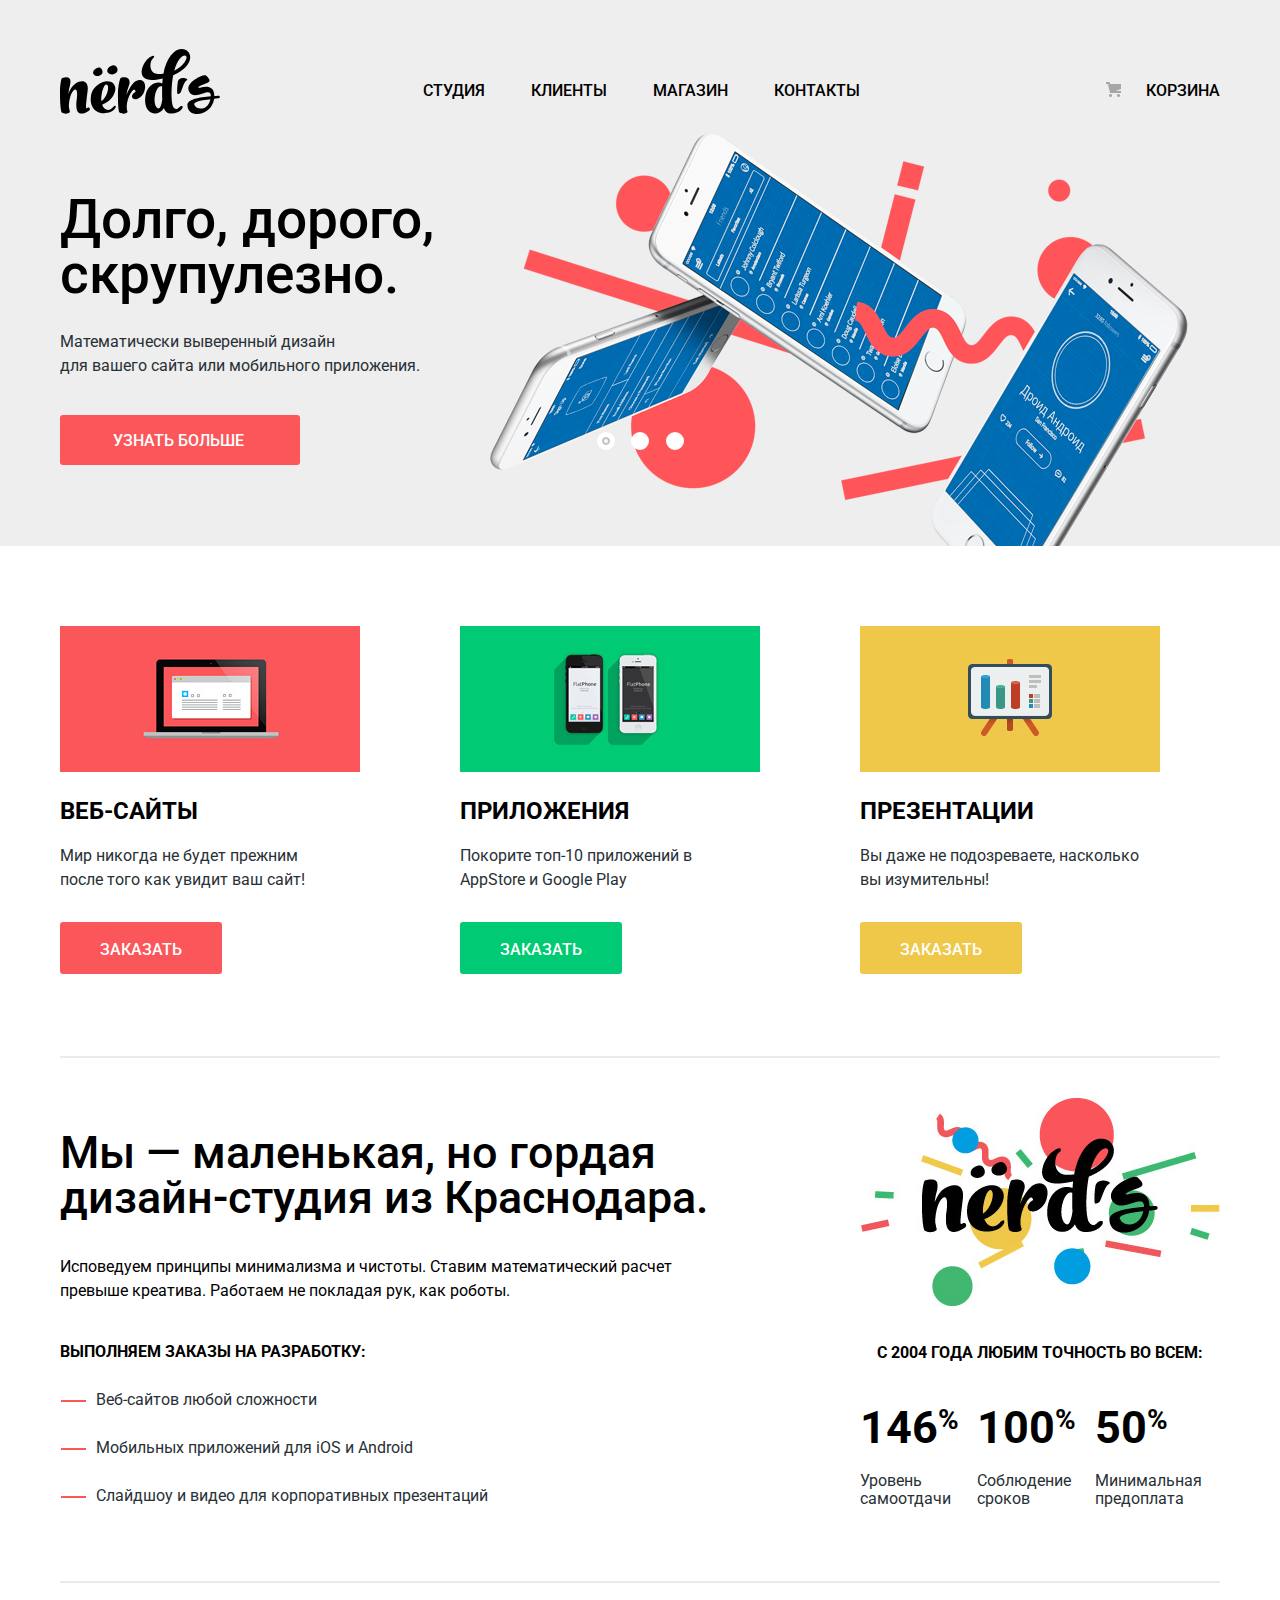
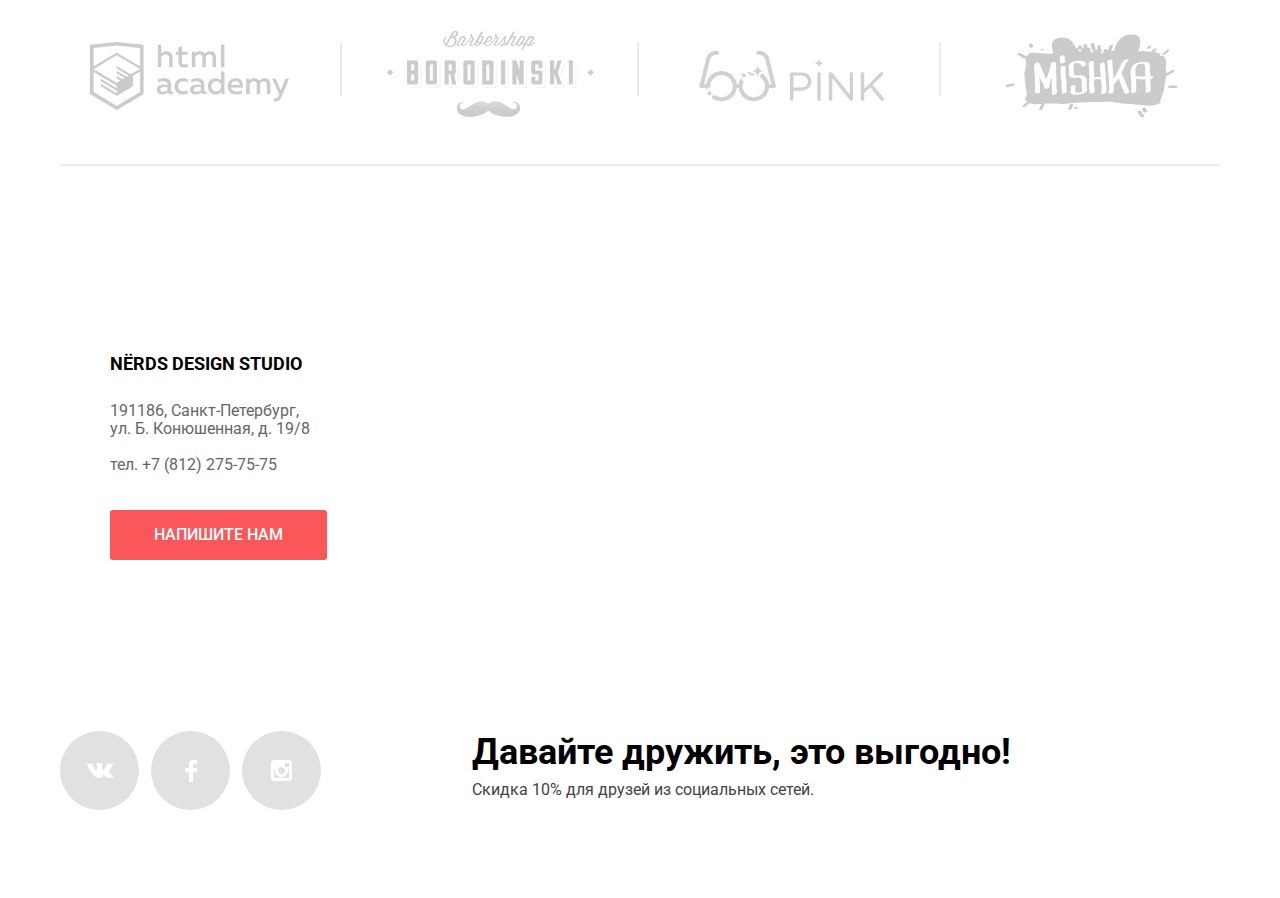
<file: index.html>
<!DOCTYPE html>
<html lang="ru">

<head>
  <meta charset="utf-8" />
  <title>HTML Academy: Нёрдс</title>
  <link href="https://fonts.googleapis.com/css?family=Roboto:400,500,700&display=swap&subset=cyrillic"
    rel="stylesheet" />
  <link href="css/normalize.css" rel="stylesheet" />
  <link href="css/style.min.css" rel="stylesheet" />
</head>

<body>
  <header class="main-header">
    <nav class="main-navigation">
      <div class="wrapper">
        <a class="main-header-logo" href="index.html">
          <img src="img/index-nerds-logo.svg" width="160" height="65" alt="Логотип дизайн-студии «Нёрдс»" />
        </a>
        <ul class="site-navigation">
          <li class="site-navigation_item">
            <a href="studio.html">Студия</a>
          </li>
          <li class="site-navigation_item">
            <a href="сustomers.html">Клиенты</a>
          </li>
          <li class="site-navigation_item">
            <a href="catalog.html">Магазин</a>
          </li>
          <li class="site-navigation_item">
            <a href="contacts.html">Контакты</a>
          </li>
        </ul>
        <ul class="user-basket">
          <li>
            <a class="basket-link" href="#">
              <span>Корзина</span>
            </a>
          </li>
        </ul>
      </div>
    </nav>
  </header>
  <main class="container">
    <section class="index-slider">
      <div class="wrapper">
        <div class="slider">
          <input type="radio" id="btn-1" name="toggle" checked />
          <input type="radio" id="btn-2" name="toggle" />
          <input type="radio" id="btn-3" name="toggle" />
          <div class="slider-controls">
            <label for="btn-1"></label>
            <label for="btn-2"></label>
            <label for="btn-3"></label>
          </div>
          <ul class="slider-list">
            <li class="index-slider_item index-slider_item1">
              <div class="index-slider_content">
                <p class="slide-title">Долго, дорого, скрупулезно.</p>
                <p class="slide-subtext">
                  Математически выверенный дизайн <br />
                  для вашего сайта или мобильного приложения.
                </p>
                <a class="button slider-button" href="#">Узнать больше</a>
              </div>
            </li>
            <li class="index-slider_item index-slider_item2">
              <div class="index-slider_content">
                <p class="slide-title">Любим математику как никто другой</p>
                <p class="slide-subtext">
                  Никакого креатива, только математические формулы для расчета
                  идеальных пропорций.
                </p>
                <a class="button slider-button" href="#">Узнать больше</a>
              </div>
            </li>
            <li class="index-slider_item index-slider_item3">
              <div class="index-slider_content">
                <p class="slide-title">
                  Только ночь, <br />
                  только хардкор
                </p>
                <p class="slide-subtext">
                  Работать днем, как все? Мы против этого. <br />
                  Ближе к полуночи работа только начинается.
                </p>
                <a class="button slider-button" href="#">Узнать больше</a>
              </div>
            </li>
          </ul>
        </div>
      </div>
    </section>
    <h1 class="visually-hidden">Дизайн-студия «Нёрдс»</h1>
    <section class="product">
      <div class="wrapper">
        <h2 class="visually-hidden">Список товаров</h2>
        <ul class="product-list">
          <li class="product-item product-item--site">
            <h3 class="head--red">Веб-сайты</h3>
            <p class="product-slogan">
              Мир никогда не будет прежним после того как увидит ваш сайт!
            </p>
            <a class="button button--red" href="#">Заказать</a>
          </li>
          <li class="product-item product-item--app">
            <h3 class="head--green">Приложения</h3>
            <p class="product-slogan">
              Покорите топ-10 приложений в AppStore и Google Play
            </p>
            <a class="button button--green" href="#">Заказать</a>
          </li>
          <li class="product-item product-item--present">
            <h3 class="head--yellow">Презентации</h3>
            <p class="product-slogan">
              Вы даже не подозреваете, насколько вы изумительны!
            </p>
            <a class="button button--yellow" href="#">Заказать</a>
          </li>
        </ul>
      </div>
    </section>
    <section class="description">
      <h2 class="visually-hidden">Описание</h2>
      <div class="wrapper">
        <div class="description-list">
          <h3 class="text--bold">
            Мы — маленькая, но гордая дизайн-студия из Краснодара.
          </h3>
          <p class="text--standart">
            Исповедуем принципы минимализма и чистоты. Ставим математический
            расчет превыше креатива. Работаем не покладая рук, как роботы.
          </p>
          <p class="text--upper">
            Выполняем заказы на разработку:
          </p>
          <ul class="list-of-examples">
            <li class="example">
              Веб-сайтов любой сложности
            </li>
            <li class="example">
              Мобильных приложений для iOS и Android
            </li>
            <li class="example">
              Слайдшоу и видео для корпоративных презентаций
            </li>
          </ul>
        </div>
        <div class="description-stats">
          <img src="img/nerds-1.jpg" width="360" height="208" alt="Цветной логотип «Нёрдс»" />
          <p class="text--upper">
            с 2004 года любим точность во всем:
          </p>
          <ul class="statistics">
            <li>
              <div class="statistic-percent">146<sup>%</sup></div>
              <div class="statistic-title">Уровень самоотдачи</div>
            </li>
            <li class="statistic-item">
              <div class="statistic-percent">100<sup>%</sup></div>
              <div class="statistic-title">Соблюдение сроков</div>
            </li>
            <li>
              <div class="statistic-percent">50<sup>%</sup></div>
              <div class="statistic-title">Минимальная предоплата</div>
            </li>
          </ul>
        </div>
      </div>
    </section>
    <section class="cooperation">
      <h2 class="visually-hidden">Сотрудничество</h2>
      <div class="wrapper">
        <ul class="cooperation-list">
          <li class="cooperation-item-html">
            <a href="https://htmlacademy.ru/intensive/htmlcss">
              <img class="htmllogo" src="img/htmlacdemy-logo-hover.png" width="199" height="68" alt="html академия" />
            </a>
          </li>
          <li class="cooperation-item-borod">
            <a href="#">
              <img class="borodlogo" src="img/borodinski-logo-hover.png" width="209" height="90" alt="бородинский" />
            </a>
          </li>
          <li class="cooperation-item-pink">
            <a href="#">
              <img class="pinklogo" src="img/pink-logo-hover.png" width="185" height="52" alt="пинк" />
            </a>
          </li>
          <li>
            <a href="#">
              <img class="mishkalogo" src="img/mishka-logo-hover.png" width="173" height="84" alt="мишка" />
            </a>
          </li>
        </ul>
      </div>
    </section>
  </main>
  <footer class="main-footer">
    <section class="section-map">
      <noscript>
        <div class="wrapper">
          <img src="img/map.jpg" width="1440" height="416" alt="Карта" />
        </div>
      </noscript>
      <iframe
        src="https://www.google.com/maps/embed?pb=!1m18!1m12!1m3!1d1998.6037872533207!2d30.320858716387423!3d59.938716481876256!2m3!1f0!2f0!3f0!3m2!1i1024!2i768!4f13.1!3m3!1m2!1s0x4696310fca145cc1%3A0x42b32648d8238007!2z0JHQvtC70YzRiNCw0Y8g0JrQvtC90Y7RiNC10L3QvdCw0Y8g0YPQuy4sIDE5LzgsINCh0LDQvdC60YIt0J_QtdGC0LXRgNCx0YPRgNCzLCAxOTExODY!5e0!3m2!1sru!2sru!4v1581950041001!5m2!1sru!2sru"
        style="border:0;" allowfullscreen=""></iframe>
      <div class="wrapper">
        <div class="navigation">
          <p class="text--upper" lang="en">
            nёrds design studio
          </p>
          <p class="address">
            191186, Санкт-Петербург, <br />ул. Б. Конюшенная, д. 19/8<br /><br />
            <a class="mobile-phone" href="tel:+78122757575">
              тел. +7 (812) 275-75-75
            </a>
          </p>
          <a class="button button--small" href="#">Напишите нам</a>
        </div>
      </div>
    </section>
    <div class="wrapper">
      <div class="footer-last">
        <div class="footer-social">
          <ul class="social-list">
            <li>
              <a class="social-button button-vk" href="#" title="Вконтакте"></a>
            </li>
            <li>
              <a class="social-button button-fb" href="#" title="Фейсбук"></a>
            </li>
            <li>
              <a class="social-button button-instagram" href="#" title="Инстаграм"></a>
            </li>
          </ul>
        </div>
        <div class="footer-info">
          <p class="footer-slogan">
            Давайте дружить, это выгодно!
          </p>
          <p class="footer-discount">
            Скидка 10% для друзей из социальных сетей.
          </p>
        </div>
      </div>
    </div>
  </footer>
  <div class="contact-popup">
    <h2 class="text--bold popup-title">Напишите нам</h2>
    <button class="modal-close" type="button">
      <span class="visually-hidden">Закрыть</span>
    </button>
    <form class="login-form" action="#" method="post">
      <div class="contact-name">
        <label class="login-form-item">
          <span class="input-title">Ваше имя:</span>
          <input type="text" name="name" id="name" placeholder="Имя Фамилия" />
        </label>
        <label class="login-form-item">
          <span class="input-title">Ваш e-mail:</span>
          <input type="text" name="email" id="email" placeholder="email@example.com" />
        </label>
      </div>
      <label class="login-form-itemarea">
        <span class="input-title">Текст-письма:</span>
        <textarea class="area" name="form-text" id="form-text" rows="5"
          placeholder="В свободной форме"></textarea></label>
      <button class="button button--large" type="submit">Отправить</button>
    </form>
  </div>
  <script src="js/script.min.js"></script>
</body>

</html>
</file>
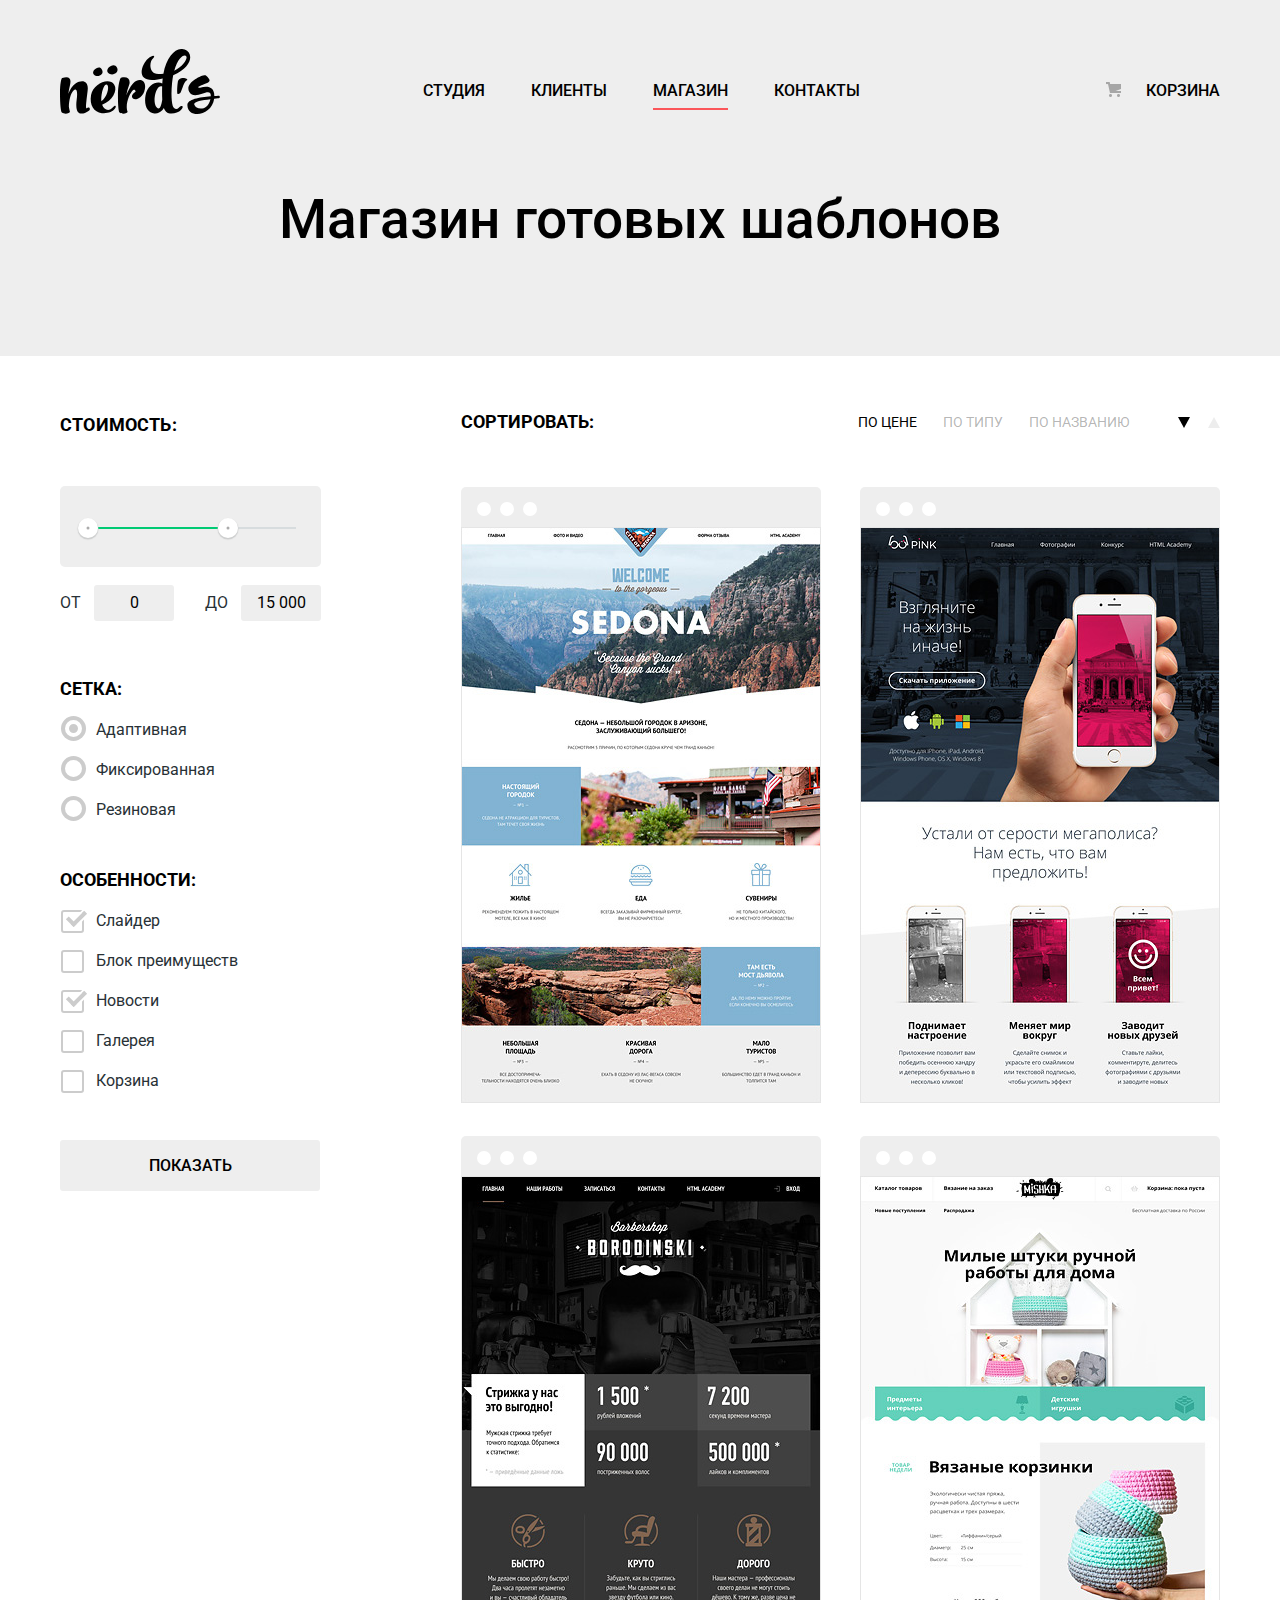
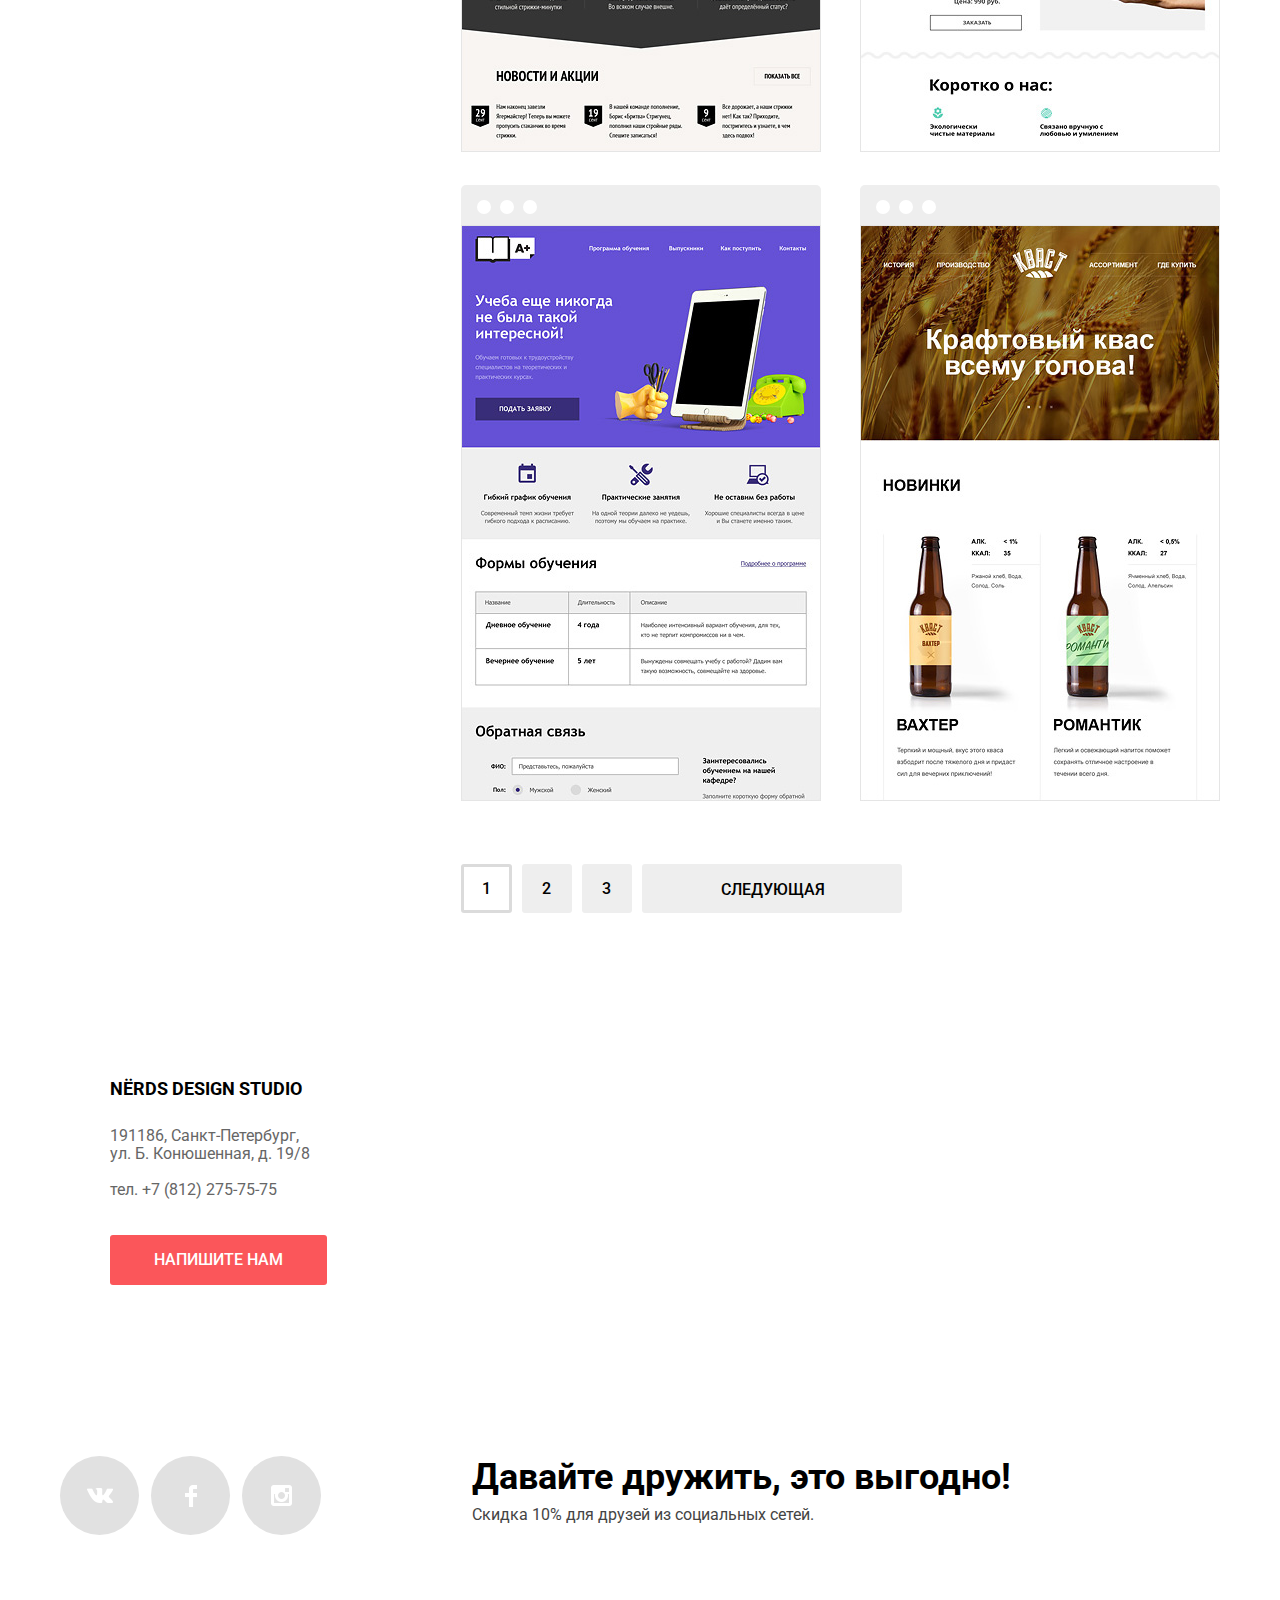
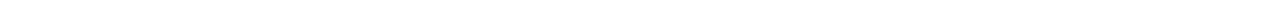
<file: catalog.html>
<!DOCTYPE html>
<html lang="ru">

<head>
  <meta charset="utf-8" />
  <title>HTML Academy: Нёрдс</title>
  <link href="https://fonts.googleapis.com/css?family=Roboto:400,500,700&display=swap&subset=cyrillic"
    rel="stylesheet" />
  <link href="css/normalize.css" rel="stylesheet" />
  <link href="css/style.min.css" rel="stylesheet" />
</head>

<body>
  <header class="main-header">
    <nav class="main-navigation">
      <div class="wrapper">
        <a class="main-header-logo" href="index.html">
          <img src="img/index-nerds-logo.svg" width="160" height="65" alt="Логотип дизайн-студии «Нёрдс»" />
        </a>
        <ul class="site-navigation">
          <li class="site-navigation_item">
            <a href="studio.html">Студия</a>
          </li>
          <li class="site-navigation_item">
            <a href="сustomers.html">Клиенты</a>
          </li>
          <li class="site-navigation_item">
            <a class="catalog-item" href="catalog.html">Магазин</a>
          </li>
          <li class="site-navigation_item">
            <a href="contacts.html">Контакты</a>
          </li>
        </ul>
        <ul class="user-basket">
          <li>
            <a class="basket-link" href="#">
              <span>Корзина</span>
            </a>
          </li>
        </ul>
      </div>
    </nav>
  </header>
  <main class="container">
    <div class="backmarket">
      <h1 class="market">Магазин готовых шаблонов</h1>
    </div>
    <div class="main-container">
      <div class="wrapper">
        <section class="filters">
          <h2 class="visually-hidden">Фильт товаров</h2>
          <form class="price-form" action="#" method="post">
            <div class="price">
              <p class="price__title">Стоимость:</p>
              <div class="range">
                <div class="range__block">
                  <div class="range__first"></div>
                  <div class="range__second"></div>
                  <button type="button" class="prev"><span class="visually-hidden">От</span></button>
                  <button type="button" class="next"><span class="visually-hidden">До</span></button>
                </div>
                <div class="interval">
                  <label>
                    <span>От</span>
                    <input type="text" name="interval" id="interval1" value="0" />
                  </label>
                  <label>
                    <span>До</span>
                    <input type="text" name="interval" id="interval2" value="15 000" />
                  </label>
                </div>
              </div>
            </div>
            <p class="filter-title">Сетка:</p>
            <div class="radio">
              <input type="radio" name="grid" id="grid1" value="Адаптивная" checked />
              <label class="radio-label" for="grid1">Адаптивная</label>
            </div>
            <div class="radio">
              <input type="radio" name="grid" id="grid2" value="Фиксированная" />
              <label class="radio-label" for="grid2">Фиксированная</label>
            </div>
            <div class="radio">
              <input type="radio" name="grid" id="grid3" value="Резиновая" />
              <label class="radio-label" for="grid3">Резиновая</label>
            </div>
            <p class="filter-title">Особенности:</p>
            <div class="checkbox">
              <input type="checkbox" name="slider" id="slider-field" checked />
              <label class="checkbox-label" for="slider-field">Слайдер</label>
            </div>
            <div class="checkbox">
              <input type="checkbox" name="block" id="block-field" />
              <label class="checkbox-label" for="block-field">
                Блок преимуществ</label>
            </div>
            <div class="checkbox">
              <input type="checkbox" name="news" id="news-field" checked />
              <label class="checkbox-label" for="news-field"> Новости</label>
            </div>
            <div class="checkbox">
              <input type="checkbox" name="galery" id="galery-field" />
              <label class="checkbox-label" for="galery-field">Галерея
              </label>
            </div>
            <div class="checkbox">
              <input type="checkbox" name="basket" id="basket-field" />
              <label class="checkbox-label" for="basket-field">Корзина</label>
            </div>
            <button class="filter-button" type="submit">Показать</button>
          </form>
        </section>
        <section class="container-products">
          <h2 class="visually-hidden">Список товаров</h2>
          <div class="sort-product">
            <div class="sort-type">Сортировать:</div>
            <ul class="sort-list sort-list-text">
              <li><a class="active-list-text" href="#">По цене</a></li>
              <li><a class="off-list-text" href="#">По типу</a></li>
              <li><a class="off-list-text" href="#">По названию</a></li>
            </ul>
            <ul class="sort-list sort-list-pointer">
              <li>
                <a class="active down-pointner" href="#">
                  <span class="visually-hidden">По убыванию</span>
                </a>
              </li>
              <li>
                <a class="passive up-pointner" href="#">
                  <span class="visually-hidden">По возрастанию</span>
                </a>
              </li>
            </ul>
          </div>
          <ul class="product-title">
            <li class="product--list">
              <h3 class="visually-hidden">Седона</h3>
              <div class="visible-block">
                <div class="white-circle"></div>
              </div>
              <div class="hidden-product-info">
                <img src="img/sedona-product.jpg" width="360" height="576" alt="Седона" />
                <div class="product-info">
                  <a class="product-name" href="#">Sedona</a>
                  <p>
                    Информационный сайт для туристов
                  </p>
                  <a class="button product-price" href="#">9 900 руб.</a>
                </div>
              </div>
            </li>
            <li class="product--list">
              <h3 class="visually-hidden">Пинк</h3>
              <div class="visible-block">
                <div class="white-circle"></div>
              </div>
              <div class="hidden-product-info">
                <img src="img/pink-product.jpg" width="360" height="576" alt="Пинк" />
                <div class="product-info">
                  <a class="product-name" href="#">Pink app</a>
                  <p>
                    Продуктовый лендинг приложения для iOS и Android
                  </p>
                  <a class="button product-price" href="#">9 900 руб.</a>
                </div>
              </div>
            </li>
            <li class="product--list">
              <h3 class="visually-hidden">Барбершоп</h3>
              <div class="visible-block">
                <div class="white-circle"></div>
              </div>
              <div class="hidden-product-info">
                <img src="img/borodinski-product.jpg" width="360" height="576" alt="Бородинский" />
                <div class="product-info">
                  <a class="product-name" href="#">Barbershop</a>
                  <p>
                    Сайт салона красоты.Для мужчин, да.
                  </p>
                  <a class="button product-price" href="#">9 900 руб.</a>
                </div>
              </div>
            </li>
            <li class="product--list">
              <h3 class="visually-hidden">Мишка</h3>
              <div class="visible-block">
                <div class="white-circle"></div>
              </div>
              <div class="hidden-product-info">
                <img src="img/mishka-product.jpg" width="360" height="576" alt="Мишка" />
                <div class="product-info">
                  <a class="product-name" href="#">Mishka</a>
                  <p>
                    Интернет-магазин вязаных игрушек
                  </p>
                  <a class="button product-price" href="#">9 900 руб.</a>
                </div>
              </div>
            </li>
            <li class="product--list">
              <h3 class="visually-hidden">Аплюс</h3>
              <div class="visible-block">
                <div class="white-circle"></div>
              </div>
              <div class="hidden-product-info">
                <img src="img/aplus-product.jpg" width="360" height="576" alt="Аплюс" />
                <div class="product-info">
                  <a class="product-name" href="#">A plus</a>
                  <p>
                    Лендинг курсов повышения квалификации
                  </p>
                  <a class="button product-price" href="#">9 900 руб.</a>
                </div>
              </div>
            </li>
            <li class="product--list">
              <h3 class="visually-hidden">Кваст</h3>
              <div class="visible-block">
                <div class="white-circle"></div>
              </div>
              <div class="hidden-product-info">
                <img src="img/kvast-product.jpg" width="360" height="576" alt="Кваст" />
                <div class="product-info">
                  <a class="product-name" href="#">Kbact</a>
                  <p>
                    Промо-сайт производителя крафтового кваса
                  </p>
                  <a class="button product-price" href="#">9 900 руб.</a>
                </div>
              </div>
            </li>
          </ul>
          <div class="number-container">
            <a href="#" class="visually-hidden">Предыдущая</a>
            <ul class="number-list">
              <li class="number-active">
                1
              </li>
              <li class="number">
                <a href="#">2</a>
              </li>
              <li class="number">
                <a href="#">3</a>
              </li>
            </ul>
            <a class="number-next" href="#">Следующая</a>
          </div>
        </section>
      </div>
    </div>
  </main>
  <footer class="main-footer">
    <section class="section-map">
      <noscript>
        <div class="wrapper">
          <img src="img/map.jpg" width="1440" height="416" alt="Карта" />
        </div>
      </noscript>
      <iframe
        src="https://www.google.com/maps/embed?pb=!1m18!1m12!1m3!1d1998.6037872533207!2d30.320858716387423!3d59.938716481876256!2m3!1f0!2f0!3f0!3m2!1i1024!2i768!4f13.1!3m3!1m2!1s0x4696310fca145cc1%3A0x42b32648d8238007!2z0JHQvtC70YzRiNCw0Y8g0JrQvtC90Y7RiNC10L3QvdCw0Y8g0YPQuy4sIDE5LzgsINCh0LDQvdC60YIt0J_QtdGC0LXRgNCx0YPRgNCzLCAxOTExODY!5e0!3m2!1sru!2sru!4v1581950041001!5m2!1sru!2sru"
        style="border:0;" allowfullscreen=""></iframe>
      <div class="wrapper">
        <div class="navigation">
          <p class="text--upper" lang="en">
            nёrds design studio
          </p>
          <p class="address">
            191186, Санкт-Петербург, <br />ул. Б. Конюшенная, д. 19/8<br /><br />

            <a class="mobile-phone" href="tel:+78122757575">
              тел. +7 (812) 275-75-75
            </a>
          </p>
          <a class="button button--small" href="#">Напишите нам</a>
        </div>
      </div>
    </section>
    <div class="wrapper">
      <div class="footer-last">
        <div class="footer-social">
          <ul class="social-list">
            <li>
              <a class="social-button button-vk" href="#" title="Вконтакте"></a>
            </li>
            <li>
              <a class="social-button button-fb" href="#" title="Фейсбук"></a>
            </li>
            <li>
              <a class="social-button button-instagram" href="#" title="Инстаграм"></a>
            </li>
          </ul>
        </div>
        <div class="footer-info">
          <p class="footer-slogan">
            Давайте дружить, это выгодно!
          </p>
          <p class="footer-discount">
            Скидка 10% для друзей из социальных сетей.
          </p>
        </div>
      </div>
    </div>
  </footer>
  <div class="contact-popup">
    <h2 class="text--bold popup-title">Напишите нам</h2>
    <button class="modal-close" type="button">
      <span class="visually-hidden">Закрыть</span>
    </button>
    <form class="login-form" action="#" method="post">
      <div class="contact-name">
        <label class="login-form-item">
          <span class="input-title">Ваше имя:</span>
          <input type="text" name="name" id="name" placeholder="Имя Фамилия" />
        </label>
        <label class="login-form-item">
          <span class="input-title">Ваш e-mail:</span>
          <input type="text" name="email" id="email" placeholder="email@example.com" />
        </label>
      </div>
      <label class="login-form-itemarea">
        <span class="input-title">Текст-письма:</span>
        <textarea class="area" name="form-text" id="form-text" rows="5"
          placeholder="В свободной форме"></textarea></label>
      <button class="button button--large" type="submit">Отправить</button>
    </form>
  </div>
  <script src="js/script.min.js"></script>
</body>

</html>
</file>
<file: css/style.min.css>
body{margin:0;padding:0;font-family:"Roboto",Arial,sans-serif;font-size:16px;line-height:24px;font-weight:400;color:#000}.visually-hidden{position:absolute;clip:rect(0 0 0 0);width:1px;height:1px;margin:-1px}a{text-decoration:none}.site-navigation .catalog-item{border-bottom:2px solid #fb565a;padding-bottom:8px}.site-navigation,.user-basket{list-style:none;padding:0;margin:0;padding-top:27px}.basket-link::before{content:"";position:absolute;background-image:url(../img/basket-icon.png);top:33px;left:-40px;width:15px;height:15px;margin:auto}.main-navigation{font-size:16px;line-height:30px;font-weight:500;text-transform:uppercase}.main-navigation a:hover img,.main-navigation a:focus img{opacity:.8}.main-navigation a:active img{opacity:.3}.site-navigation a,.user-basket a{color:#000}.site-navigation a:hover,.site-navigation a:focus,.user-basket a:hover,.user-basket a:focus{color:#fb565a}.site-navigation a:active,.user-basket a:active{color:rgba(0,0,0,0.3)}.product-list{list-style:none;display:flex;margin:0;padding:0;margin-top:80px;border-bottom:2px solid rgba(204,204,204,0.4);padding-bottom:62px;flex-wrap:wrap}.product-item--site{background-image:url(../img/illustration-1.jpg);background-repeat:no-repeat}.product-item--app{background-image:url(../img/illustration-2.jpg);background-repeat:no-repeat}.product-item--present{background-image:url(../img/illustration-3.jpg);background-repeat:no-repeat}.product-item{text-align:left;margin-right:100px;display:flex;flex-direction:column;align-items:flex-start;margin-bottom:20px;padding-top:170px;width:300px}.product-item:nth-child(3n){margin-right:0}.product-item h3{font-size:24px;line-height:30px;text-transform:uppercase;font-weight:700;margin:0;padding:0;margin-bottom:18px}.button{padding:19px 40px 15px;text-align:center;color:#fff;vertical-align:middle;text-transform:uppercase;border:none;background-color:#fb565a;border-radius:3px;font-weight:500;line-height:18px;font-size:16px}.button--green{background-color:#00ca74}.button--yellow{background-color:#efc84a}.button--red:hover,.button--red:focus{background-color:#e74246}.button--green:hover,.button--green:focus{background-color:#00bc6c}.button--yellow:hover,.button--yellow:focus{background-color:#eab534}.button--red:active{box-shadow:inset 0 3px 0 0 rgba(0,1,1,0.1);background-color:#d7373b;color:rgba(255,255,255,0.3)}.button--green:active{box-shadow:inset 0 3px 0 0 rgba(0,1,1,0.1);background-color:#00aa62;color:rgba(255,255,255,0.3)}.button--yellow:active{box-shadow:inset 0 3px 0 0 rgba(0,1,1,0.1);background-color:#e5a722;color:rgba(255,255,255,0.3)}.button--small{padding:16px 44px}.filter-button{padding:17px 88px 16px 89px;font-size:16px;line-height:18px;text-align:center;font-weight:500;color:#000;vertical-align:middle;text-transform:uppercase;border:none;background-color:#eee;border-radius:3px;cursor:pointer}.filter-button:hover,.filter-button:focus{background-color:#dfdfdf}.filter-button:active{color:rgba(0,0,0,0.3);box-shadow:inset 0 3px 0 0 rgba(0,1,1,0.1);background-color:#d5d5d5}.text--bold{font-size:45px;line-height:45px;font-weight:500;margin-top:72px;margin-bottom:35px}.text--upper{font-weight:700;text-transform:uppercase;margin:0;margin-bottom:24px}.text--standart{margin:0;margin-bottom:37px}.statistic-percent{font-size:45px;line-height:10px;font-weight:700;text-transform:uppercase;display:inline-block;margin-bottom:38px;vertical-align:middle}.statistic-title{font-size:16px;line-height:18px;color:#283136;display:inline-block;vertical-align:middle}.statistic-item{margin-right:3px}.address,.mobile-phone{font-size:16px;line-height:18px;color:#666}.footer-info{display:flex;flex-direction:column;justify-content:center;padding-top:50px}.footer-slogan{font-size:36px;line-height:36px;font-weight:700;margin:0}.footer-discount{font-size:16px;line-height:22px;color:#444;margin:0;margin-bottom:14px;margin-top:9px}.filter-title{font-size:18px;line-height:30px;color:#000;font-weight:700;text-transform:uppercase;margin:0;margin-top:53px;margin-bottom:16px}.sort-type{font-size:18px;line-height:18px;color:#000;font-weight:700;text-transform:uppercase;margin-right:auto}.price__title{font-size:18px;line-height:30px;font-weight:700;letter-spacing:.18px;text-transform:uppercase;margin:0;margin-bottom:46px}.navigation .text--upper{font-size:18px;line-height:30px;margin:0;margin-bottom:34px}.list-of-examples li{color:#283136}.list-of-examples{list-style:none;margin:0;padding:0;padding-left:36px}.example{position:relative;margin:0;margin-bottom:24px}.example:before{content:"";position:absolute;left:-35px;top:12px;border-bottom:2px solid #fb565a;padding:0 0 0 25px}.statistics{list-style:none}.cooperation-list{list-style:none;padding:0;margin:0;display:flex;align-items:center;padding-top:48px;padding-bottom:36px;border-bottom:2px solid rgba(204,204,204,0.4);border-top:2px solid rgba(204,204,204,0.4);margin-bottom:80px;margin-top:49px;flex-wrap:wrap}.footer-social{text-align:center;margin-right:139px}.footer-social ul{list-style:none}.login-form label{font-size:16px;line-height:18px;font-weight:700;color:#000}.price-form label{font-size:16px;line-height:20px;color:#283136;margin-left:23px}.login-form input[type="text"],.area{font-size:16px;border:2px solid #d7dcde;border-radius:5px}.backmarket{background-color:#eee;text-align:center;padding:59px 0 109px}.market{margin:0;font-size:55px;line-height:55px;font-weight:500}.sort-list{list-style:none;display:flex;margin:0;padding:0}.sort-list a{font-size:14px;line-height:18px;color:rgba(0,0,0,0.3);text-transform:uppercase}.sort-list-pointer li:first-child{margin-right:18px}.sort-list-pointer{align-items:center}.sort-list-text{display:flex;justify-content:flex-end;margin-right:48px;width:510px;flex-wrap:wrap}.sort-list-text li{margin-right:26px}.sort-list-text li:last-child{margin-right:0}.sort-list-text .off-list-text:hover,.sort-list-text .off-list-text:focus{color:rgba(0,0,0,0.6)}.sort-list-text .off-list-text:active,.sort-list-text .active-list-text{color:#000}.up-pointner{display:block;border:11px solid #ededed;border-top-width:0;border-right:6px solid transparent;border-left:6px solid transparent}.down-pointner{display:block;border:11px solid #000;border-bottom-width:0;border-right:6px solid transparent;border-left:6px solid transparent}.up-pointner:hover,.up-pointner:focus{border-bottom-color:#a6a6a6}.up-pointner:active{border-bottom-color:#000}.product-name{font-size:18px;line-height:30px;font-weight:700;color:#000;text-transform:uppercase;text-align:center}.product-name:hover,.product-name:focus{color:#fb565a}.product-name:active{color:rgba(0,0,0,0.3)}.product-price{font-size:16px;line-height:18px;padding:19px 60px 18px 62px}.product-price:hover,.product-price:focus{background-color:#e74246}.product-price:active{box-shadow:inset 0 3px 0 0 rgba(0,1,1,0.1);background-color:#d7373b}.product-title{list-style:none;margin:0;padding:0}.product-title p{font-size:16px;line-height:18px;color:#666;text-align:center}.number-list{list-style:none;display:flex;margin:0;padding:0}.number-container{display:flex;margin-bottom:58px;margin-top:30px}.number-list li{max-height:49px;margin-right:10px}.number-active{box-sizing:border-box;font-size:16px;line-height:18px;color:#000;text-transform:uppercase;font-weight:500;border:solid 3px #dbdbdb;border-radius:3px;background-color:#fff;padding:13px 18px}.number a{display:block;font-size:16px;box-sizing:border-box;line-height:18px;color:#000;text-transform:uppercase;font-weight:500;background-color:#eee;padding:16px 21px 15px 20px;border-radius:3px}.number-next{padding:17px 77px 13px 79px;border-radius:3px;display:block;font-size:16px;box-sizing:border-box;line-height:18px;color:#000;text-transform:uppercase;font-weight:500;background-color:#eee}.number a:hover,.number a:focus,.number-next:hover,.number-next:focus{background-color:#dfdfdf}.number a:active,.number-next:active{box-shadow:inset 0 3px 0 0 rgba(0,1,1,0.1);background-color:#d5d5d5;color:rgba(0,1,1,0.1)}.cooperation-list img{opacity:.2}.cooperation-list a:hover img,.cooperation-list a:focus img{opacity:1}.cooperation-list a:active img{opacity:.1}.section-map{position:relative}.section-map .navigation{position:absolute;top:60px;left:0;background-color:#fff;padding:48px 50px 47px;display:flex;flex-direction:column;justify-content:space-between}.navigation .text--upper{margin:0 0 23px}.navigation .address{margin:0 0 36px}.social-button{display:block;background-color:#e1e1e1;border-radius:50%;width:79px;height:79px;position:relative;margin-right:12px;top:-7px}.social-button:hover,.social-button:focus{background-color:#e74246}.social-button::before{content:"";position:absolute;top:0;bottom:0;right:0;left:0;margin:auto;background-repeat:no-repeat;background-position:center}.button-vk::before{background-image:url(../img/vk-icon.png);width:26px}.button-fb::before{background-image:url(../img/fb-icon.png);width:12px}.button-instagram::before{background-image:url(../img/insta-icon.png);width:21px}.social-button:active{background-color:#d7373b}.social-button:active::before{opacity:.3}.product-slogan{font-size:16px;line-height:24px;margin:0;padding:0;max-width:280px;margin-bottom:30px;color:#283136}.slide-title{font-size:55px;line-height:55px;color:#000;font-weight:500;margin-top:59px;margin-bottom:28px}.slide-subtext{font-size:16px;line-height:24px;color:#283136;margin:0;margin-bottom:37px}.index-slider_item2 .slide-subtext{padding-right:150px}.slider-list{list-style:none;display:flex;padding:0;margin:0;width:300%;transition:transform .8s ease}.slider-button{padding:17px 56px 15px 53px;max-width:300px}.slider-button:hover,.slider-button:focus,.button--small:hover,.button--small:focus{background-color:#e74246}.slider-button:active,.button--small:focus{box-shadow:inset 0 3px 0 0 rgba(0,1,1,0.1);background-color:#d7373b;color:rgba(255,255,255,0.3)}.range__block{position:relative;width:261px;height:81px;background-color:#eee;border-radius:5px}.range__first{background:#d7dcde;position:absolute;width:211px;height:2px;top:50%;margin-left:25px}.range__second{background:#00ca74;width:134px;height:2px;position:absolute;top:50%;left:25px}.prev,.next{background:#fff;border:none;width:20px;height:20px;border-radius:50%;position:absolute;top:32px;box-shadow:0 1px 1px .5px #cccdcd;cursor:pointer}.prev:before,.next:before{content:"";position:absolute;width:3px;height:3px;background:#ababab;border-radius:50%;top:50%;left:50%;transform:translate(-50%,-50%)}.prev{left:158px}.next{left:18px}.wrapper{width:100%;max-width:1160px;padding:0 10px;margin:0 auto;overflow:hidden;position:relative}.main-header{padding-top:49px;padding-bottom:9px;background-color:#eee}.user-basket{position:relative}.main-navigation .wrapper{display:flex;justify-content:space-between}.site-navigation{display:flex;padding-top:27px;padding-right:78px;flex-wrap:wrap}.site-navigation_item{margin-right:46px}.site-navigation_item:last-child{margin-right:6px}.index-slider{background-color:#eee}.index-slider_item{display:flex;width:100%;min-height:413px}.index-slider_item1{background-image:url(../img/slide-picture.png);background-repeat:no-repeat;background-position:93% 0}.index-slider_item2{background-image:url(../img/slide-picture2.png);background-repeat:no-repeat;background-position:100% -19px}.index-slider_item3{background-image:url(../img/slide-picture3.png);background-repeat:no-repeat;background-position:100% 0}.index-slider_content{width:50%;padding-right:57px;display:flex;flex-direction:column;align-items:flex-start}.index-slider .wrapper{padding:0}.slider-controls{position:absolute;display:flex;justify-content:space-between;width:87px;left:0;right:0;bottom:96px;margin:auto;z-index:1}.slider-controls label{display:inline-block;width:8px;height:8px;border-radius:50%;cursor:pointer;background-color:#fff;border:5px solid #fff;vertical-align:middle}.slider-controls label:last-child{margin-right:0}.slider input[type="radio"]{display:none}.radio{display:flex;margin-bottom:15px}#btn-1:checked ~ .slider-controls label[for="btn-1"],#btn-2:checked ~ .slider-controls label[for="btn-2"],#btn-3:checked ~ .slider-controls label[for="btn-3"]{background-color:#fff;box-shadow:inset 0 0 1px 2px #c1c1c1}#btn-1:checked ~ .slider-list{transform:translate(0)}#btn-2:checked ~ .slider-list{transform:translate(-1160px)}#btn-3:checked ~ .slider-list{transform:translate(-2320px)}.product-item img{margin-bottom:24px}.description .wrapper{display:flex}.description-list{display:flex;flex-direction:column;margin-right:149px}.description-stats{display:flex;flex-direction:column;max-width:360px}.statistics{display:flex;margin:0;padding:0}.statistic-percent sup{font-size:28px}.description-stats img{margin-top:40px;margin-bottom:35px}.description-stats .text--upper{margin-bottom:58px;align-self:center}.htmllogo{margin-left:30px;margin-right:98px}.borodlogo{margin-right:103px}.pinklogo{margin-right:121px}.cooperation .wrapper{padding:0}.cooperation-item-html,.cooperation-item-borod,.cooperation-item-pink{position:relative}.cooperation-item-html::after,.cooperation-item-borod::after,.cooperation-item-pink:after{content:"";position:absolute;padding:52px 0 0;border:1px solid rgba(204,204,204,0.4)}.cooperation-item-html::after{top:0;left:280px}.cooperation-item-borod::after{top:11px;left:250px}.cooperation-item-pink:after{top:-8px;left:240px}.footer-last{display:flex;margin-bottom:69px}.social-list{display:flex;padding:0;margin:0;margin-top:69px;flex-wrap:wrap;max-width:273px}.social-list li{margin-bottom:12px}.section-map .wrapper{overflow:visible;position:absolute;top:-5px;left:0;right:0;height:0;padding:0}.contact-popup{position:fixed;padding:73px 100px 84px 101px;top:50%;left:50%;transform:translate(-50%,-50%);background-color:#fff;width:960px;box-sizing:border-box;box-shadow:0 20px 40px 0 rgba(0,1,1,0.75);z-index:2;display:none}.login-form{display:flex;flex-direction:column}.login-form input[type="text"],.login-form textarea{width:100%;box-sizing:border-box;padding:18px 16px 19px}.login-form textarea{padding:14px 15px}.contact-name{display:flex;justify-content:space-between}.input-title{display:block;margin-bottom:12px}.login-form-item{width:47%;margin-bottom:36px}.login-form-itemarea{width:100%;margin-bottom:47px}.popup-title{margin:0;padding:0;margin-bottom:49px}.modal-close{width:21px;height:21px;border:0;cursor:pointer;background-color:transparent;position:absolute;top:78px;right:90px;outline:none}.modal-close::before,.modal-close::after{content:"";position:absolute;top:10px;left:-2px;width:25px;height:3px;background-color:#fecccd}.modal-close::before{transform:rotate(45deg)}.modal-close::after{transform:rotate(-45deg)}.modal-close:hover::before,.modal-close:hover::after,.modal-close:focus::before,.modal-close:focus::after{background-color:#e74246}.modal-close:active::before,.modal-close:active::after{background-color:#fee}.button--large{align-self:flex-start;padding:19px 84px 18px 82px;cursor:pointer}.contact-popup input[type="text"]::placeholder,.contact-popup textarea::placeholder{color:rgba(68,68,68,0.5)}.contact-popup input[type="text"]:focus::placeholder,.contact-popup textarea:focus::placeholder{color:#444}.contact-popup input[type="text"]:focus,.contact-popup input[type="text"]:active,.contact-popup textarea:focus,.contact-popup textarea:active{outline:none}.contact-popup input[type="text"]:hover,.contact-popup textarea:hover{border:2px solid #b4b9bb}.contact-popup input[type="text"]:focus,.contact-popup textarea:focus{border:2px solid #000}.modal-show{display:block;animation:bounce .6s ease-out}.modal-error{animation:shake .6s}@keyframes bounce{0%{transform:translate(-50%,-2000px)}60%{transform:translate(-50%,10%)}90%{transform:translate(-50%,-60%)}100%{transform:translate(-50%,-50%)}}@keyframes shake{0%,100%{transform:translate(-50%,-50%)}10%,30%,50%,70%,90%{transform:translate(-51%,-50%)}20%,40%,60%,80%{transform:translate(-49%,-50%)}}.main-container .wrapper{display:flex}.filters{display:flex;margin-right:140px;margin-top:54px}.filters label{display:block}.container-products{flex-grow:1;display:flex;flex-direction:column;flex-wrap:wrap}.sort-product{display:flex;margin-top:54px;margin-bottom:53px;justify-content:flex-end;align-items:center}.product-info{display:flex;flex-direction:column;justify-content:center;align-items:center;width:360px;height:0;background-color:#eee;margin:0;padding:0;overflow:hidden}.product-info p{display:block;padding:0 76px;margin-top:14px;margin-bottom:27px;overflow:hidden}.hidden-product-info{height:576px;overflow:hidden}.hidden-product-info:hover .product-info{transform:translateY(-100%);transition-timing-function:ease-in-out;transition-duration:.3s;overflow:hidden;height:auto;padding:29px 0 49px;max-height:505px}.product-title li{max-width:360px;margin:0;padding:0;margin-bottom:33px}.product-title{display:flex;flex-wrap:wrap;justify-content:space-between}.checkbox-label{position:relative;cursor:pointer;margin-bottom:5px}.checkbox-label::before,.checkbox-label::after{position:absolute;top:-1px;left:-35px;z-index:1;width:19px;height:19px;border:2px solid #ccc;content:"";transition-timing-function:ease-out;transition-duration:.2s;border-radius:3px}.checkbox-label::after{border:none;border-radius:0}.checkbox input[type="checkbox"]{opacity:0}.checkbox input[type="checkbox"]:checked ~ .checkbox-label::after{top:0;left:-29px;border:4px solid #ccc;width:15px;height:7px;border-top-style:none;border-right-style:none;transform:rotate(-45deg);box-shadow:0 2px 0 0 #ffffff,inset 0 -2px 0 0 #fff}.checkbox input[type="checkbox"]:checked ~ .checkbox-label:hover::after{border-color:#4d4d4d}.checkbox-label:hover::before{border-color:#4d4d4d}.checkbox input[type="checkbox"]:focus + .checkbox-label::before,.checkbox input[type="checkbox"]:focus + .checkbox-label::after{border-color:#4d4d4d}.radio input[type="radio"]{opacity:0}.radio-label{position:relative;cursor:pointer;margin-bottom:5px}.radio-label::before{position:absolute;top:0;left:-31px;border-radius:50%;z-index:1;width:9px;height:9px;background-color:#fff;border:4px solid #fff;box-shadow:0 0 0 4px #ccc;content:"";transition-timing-function:ease-out;transition-duration:.2s}.radio input[type="radio"]:checked ~ .radio-label::before{background-color:#ccc}.radio-label:hover::before{box-shadow:0 0 0 4px #4d4d4d}.radio input[type="radio"]:checked ~ .radio-label:hover::before{background-color:#4d4d4d}.radio input[type="radio"]:focus + .radio-label::before{box-shadow:0 0 0 4px #4d4d4d;background-color:#4d4d4d}.visible-block{position:relative;margin:0;padding:0;width:360px;height:40px;background-color:#eee;border-top-left-radius:5px;border-top-right-radius:5px;border-color:#eee}.white-circle{position:absolute;margin:0;padding:0;width:14px;height:14px;background-color:#fff;border-radius:50%;top:15px;left:39px}.white-circle::before,.white-circle::after{position:absolute;content:"";margin:0;padding:0;width:14px;height:14px;background-color:#fff;border-radius:50%}.white-circle::before{left:-23px}.white-circle::after{left:23px}.product--list:hover .visible-block{background-color:#4d4d4d;border-color:#4d4d4d}.interval{list-style:none;display:flex;margin:0;padding:0;align-items:center;margin-top:18px;font-size:16px;line-height:22px;text-transform:uppercase;color:#283136;justify-content:space-between}.interval input{background-color:#eee;padding:9px 0;border-radius:3px;border:none;width:80px;text-align:center;box-sizing:border-box}.interval span:first-of-type{margin-right:9px}.interval label{margin:0}.filters .filter-title:last-of-type{margin-top:40px}.price-form .checkbox-label{margin-left:23px}.checkbox{display:flex;margin-bottom:15px}.checkbox:last-of-type{margin-bottom:44px}.login-form-itemarea textarea{resize:none}.section-map iframe{width:100%;height:416px}.no-script-img{margin:0 auto}
</file>
